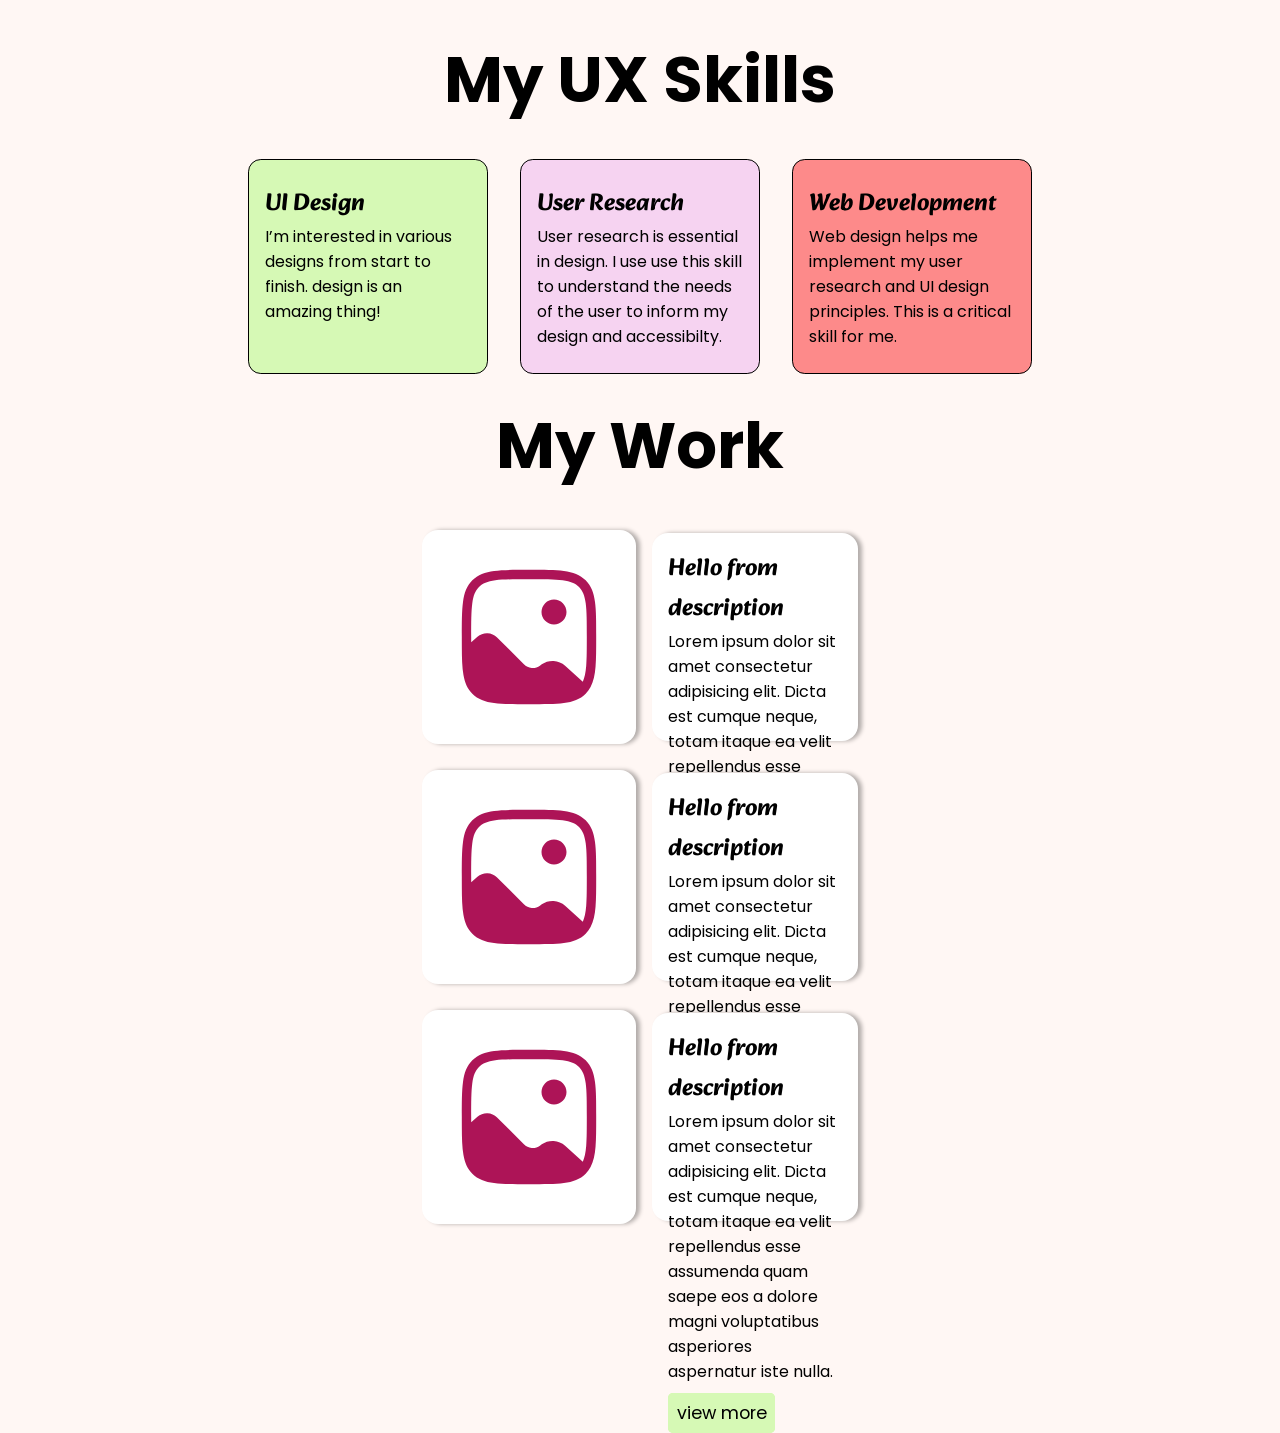
<file: UX_UI_HW_18/index.html>
<!DOCTYPE html>
<!--[if lt IE 7]>      <html class="no-js lt-ie9 lt-ie8 lt-ie7"> <![endif]-->
<!--[if IE 7]>         <html class="no-js lt-ie9 lt-ie8"> <![endif]-->
<!--[if IE 8]>         <html class="no-js lt-ie9"> <![endif]-->
<!--[if gt IE 8]>      <html class="no-js"> <!--<![endif]-->
<html>
  <head>
    <meta charset="utf-8" />
    <meta http-equiv="X-UA-Compatible" content="IE=edge" />
    <title>UX_UI_HW_18</title>
    <meta name="description" content="" />
    <meta name="viewport" content="width=device-width, initial-scale=1" />
    <link rel="stylesheet" href="css/styles.css" />
    <link
      rel="stylesheet"
      href="https://fonts.googleapis.com/css2?family=Material+Symbols+Outlined:opsz,wght,FILL,GRAD@20..48,100..700,0..1,-50..200"
    />
  </head>
  <body>
    <!--  My UX Skills section coded using CSS flex -->
    <section class="section-one">
      <h1>My UX Skills</h1>
      <div class="parent-skills">
        <div>
          <h3>UI Design</h3>
          <p>
            I’m interested in various designs from start to finish. design is an
            amazing thing!
          </p>
        </div>
        <div>
          <h3>User Research</h3>
          <p>
            User research is essential in design. I use use this skill to
            understand the needs of the user to inform my design and
            accessibilty.
          </p>
        </div>
        <div>
          <h3>Web Development</h3>
          <p>
            Web design helps me implement my user research and UI design
            principles. This is a critical skill for me.
          </p>
        </div>
      </div>
    </section>

    <!-- My Work Section Constructed using CSS Grid -->
    <section class="workGrid">
      <h1>My Work</h1>
      <div class="my-works">
        <div class="row">
          <div class="icon">
            <!-- <span class="material-symbols-outlined"> imagesmode </span> -->
            <svg
              width="150"
              height="150"
              viewBox="0 0 255 255"
              fill="none"
              xmlns="http://www.w3.org/2000/svg"
            >
              <path
                d="M191.25 85C191.25 90.6359 189.011 96.0409 185.026 100.026C181.041 104.011 175.636 106.25 170 106.25C164.364 106.25 158.959 104.011 154.974 100.026C150.989 96.0409 148.75 90.6359 148.75 85C148.75 79.3641 150.989 73.9591 154.974 69.974C158.959 65.9888 164.364 63.75 170 63.75C175.636 63.75 181.041 65.9888 185.026 69.974C189.011 73.9591 191.25 79.3641 191.25 85Z"
                fill="#AD1457"
              />
              <path
                fill-rule="evenodd"
                clip-rule="evenodd"
                d="M126.894 13.2812H128.106C152.639 13.2812 171.859 13.2813 186.862 15.3C202.204 17.3613 214.317 21.675 223.826 31.1738C233.336 40.6831 237.639 52.7956 239.7 68.1488C241.719 83.1406 241.719 102.361 241.719 126.894V127.829C241.719 148.113 241.719 164.709 240.614 178.224C239.509 191.824 237.246 203.161 232.167 212.596C229.936 216.75 227.173 220.479 223.826 223.826C214.317 233.336 202.204 237.639 186.851 239.7C171.859 241.719 152.639 241.719 128.106 241.719H126.894C102.361 241.719 83.1406 241.719 68.1381 239.7C52.7956 237.639 40.6831 233.325 31.1738 223.826C22.7481 215.401 18.3919 204.914 16.0863 191.888C13.8019 179.106 13.3875 163.2 13.3025 143.459C13.2812 138.433 13.2812 133.121 13.2812 127.511V126.894C13.2812 102.361 13.2813 83.1406 15.3 68.1381C17.3613 52.7956 21.675 40.6831 31.1738 31.1738C40.6831 21.6644 52.7956 17.3613 68.1488 15.3C83.1406 13.2813 102.361 13.2812 126.894 13.2812ZM70.2631 31.0888C56.6844 32.9163 48.4925 36.4013 42.4469 42.4469C36.3906 48.5031 32.9163 56.6844 31.0888 70.2738C29.24 84.0863 29.2188 102.234 29.2188 127.5V136.468L39.8544 127.149C44.5208 123.067 50.5646 120.911 56.7612 121.118C62.9578 121.325 68.8441 123.88 73.2275 128.265L118.809 173.846C122.346 177.383 127.017 179.558 132 179.99C136.983 180.421 141.959 179.081 146.051 176.205L149.218 173.974C155.122 169.825 162.259 167.802 169.462 168.237C176.665 168.671 183.507 171.536 188.87 176.364L218.939 203.426C221.978 197.073 223.773 188.721 224.729 176.938C225.771 164.135 225.781 148.176 225.781 127.5C225.781 102.234 225.76 84.0863 223.911 70.2738C222.084 56.6844 218.599 48.4925 212.553 42.4363C206.497 36.3906 198.316 32.9163 184.726 31.0888C170.914 29.24 152.766 29.2188 127.5 29.2188C102.234 29.2188 84.0756 29.24 70.2631 31.0888Z"
                fill="#AD1457"
              />
            </svg>
          </div>
          <div class="work-description">
            <h3>Hello from description</h3>
            <p>
              Lorem ipsum dolor sit amet consectetur adipisicing elit. Dicta est
              cumque neque, totam itaque ea velit repellendus esse assumenda
              quam saepe eos a dolore magni voluptatibus asperiores aspernatur
              iste nulla.
            </p>
            <a href="#">view more</a>
          </div>
        </div>
        <div class="row">
          <div class="icon">
            <!-- <span class="material-symbols-outlined"> imagesmode </span> -->
            <svg
              width="150"
              height="150"
              viewBox="0 0 255 255"
              fill="none"
              xmlns="http://www.w3.org/2000/svg"
            >
              <path
                d="M191.25 85C191.25 90.6359 189.011 96.0409 185.026 100.026C181.041 104.011 175.636 106.25 170 106.25C164.364 106.25 158.959 104.011 154.974 100.026C150.989 96.0409 148.75 90.6359 148.75 85C148.75 79.3641 150.989 73.9591 154.974 69.974C158.959 65.9888 164.364 63.75 170 63.75C175.636 63.75 181.041 65.9888 185.026 69.974C189.011 73.9591 191.25 79.3641 191.25 85Z"
                fill="#AD1457"
              />
              <path
                fill-rule="evenodd"
                clip-rule="evenodd"
                d="M126.894 13.2812H128.106C152.639 13.2812 171.859 13.2813 186.862 15.3C202.204 17.3613 214.317 21.675 223.826 31.1738C233.336 40.6831 237.639 52.7956 239.7 68.1488C241.719 83.1406 241.719 102.361 241.719 126.894V127.829C241.719 148.113 241.719 164.709 240.614 178.224C239.509 191.824 237.246 203.161 232.167 212.596C229.936 216.75 227.173 220.479 223.826 223.826C214.317 233.336 202.204 237.639 186.851 239.7C171.859 241.719 152.639 241.719 128.106 241.719H126.894C102.361 241.719 83.1406 241.719 68.1381 239.7C52.7956 237.639 40.6831 233.325 31.1738 223.826C22.7481 215.401 18.3919 204.914 16.0863 191.888C13.8019 179.106 13.3875 163.2 13.3025 143.459C13.2812 138.433 13.2812 133.121 13.2812 127.511V126.894C13.2812 102.361 13.2813 83.1406 15.3 68.1381C17.3613 52.7956 21.675 40.6831 31.1738 31.1738C40.6831 21.6644 52.7956 17.3613 68.1488 15.3C83.1406 13.2813 102.361 13.2812 126.894 13.2812ZM70.2631 31.0888C56.6844 32.9163 48.4925 36.4013 42.4469 42.4469C36.3906 48.5031 32.9163 56.6844 31.0888 70.2738C29.24 84.0863 29.2188 102.234 29.2188 127.5V136.468L39.8544 127.149C44.5208 123.067 50.5646 120.911 56.7612 121.118C62.9578 121.325 68.8441 123.88 73.2275 128.265L118.809 173.846C122.346 177.383 127.017 179.558 132 179.99C136.983 180.421 141.959 179.081 146.051 176.205L149.218 173.974C155.122 169.825 162.259 167.802 169.462 168.237C176.665 168.671 183.507 171.536 188.87 176.364L218.939 203.426C221.978 197.073 223.773 188.721 224.729 176.938C225.771 164.135 225.781 148.176 225.781 127.5C225.781 102.234 225.76 84.0863 223.911 70.2738C222.084 56.6844 218.599 48.4925 212.553 42.4363C206.497 36.3906 198.316 32.9163 184.726 31.0888C170.914 29.24 152.766 29.2188 127.5 29.2188C102.234 29.2188 84.0756 29.24 70.2631 31.0888Z"
                fill="#AD1457"
              />
            </svg>
          </div>
          <div class="work-description">
            <h3>Hello from description</h3>
            <p>
              Lorem ipsum dolor sit amet consectetur adipisicing elit. Dicta est
              cumque neque, totam itaque ea velit repellendus esse assumenda
              quam saepe eos a dolore magni voluptatibus asperiores aspernatur
              iste nulla.
            </p>
            <a href="#">view more</a>
          </div>
        </div>
        <div class="row">
          <div class="icon">
            <!-- <span class="material-symbols-outlined"> imagesmode </span> -->
            <svg
              width="150"
              height="150"
              viewBox="0 0 255 255"
              fill="none"
              xmlns="http://www.w3.org/2000/svg"
            >
              <path
                d="M191.25 85C191.25 90.6359 189.011 96.0409 185.026 100.026C181.041 104.011 175.636 106.25 170 106.25C164.364 106.25 158.959 104.011 154.974 100.026C150.989 96.0409 148.75 90.6359 148.75 85C148.75 79.3641 150.989 73.9591 154.974 69.974C158.959 65.9888 164.364 63.75 170 63.75C175.636 63.75 181.041 65.9888 185.026 69.974C189.011 73.9591 191.25 79.3641 191.25 85Z"
                fill="#AD1457"
              />
              <path
                fill-rule="evenodd"
                clip-rule="evenodd"
                d="M126.894 13.2812H128.106C152.639 13.2812 171.859 13.2813 186.862 15.3C202.204 17.3613 214.317 21.675 223.826 31.1738C233.336 40.6831 237.639 52.7956 239.7 68.1488C241.719 83.1406 241.719 102.361 241.719 126.894V127.829C241.719 148.113 241.719 164.709 240.614 178.224C239.509 191.824 237.246 203.161 232.167 212.596C229.936 216.75 227.173 220.479 223.826 223.826C214.317 233.336 202.204 237.639 186.851 239.7C171.859 241.719 152.639 241.719 128.106 241.719H126.894C102.361 241.719 83.1406 241.719 68.1381 239.7C52.7956 237.639 40.6831 233.325 31.1738 223.826C22.7481 215.401 18.3919 204.914 16.0863 191.888C13.8019 179.106 13.3875 163.2 13.3025 143.459C13.2812 138.433 13.2812 133.121 13.2812 127.511V126.894C13.2812 102.361 13.2813 83.1406 15.3 68.1381C17.3613 52.7956 21.675 40.6831 31.1738 31.1738C40.6831 21.6644 52.7956 17.3613 68.1488 15.3C83.1406 13.2813 102.361 13.2812 126.894 13.2812ZM70.2631 31.0888C56.6844 32.9163 48.4925 36.4013 42.4469 42.4469C36.3906 48.5031 32.9163 56.6844 31.0888 70.2738C29.24 84.0863 29.2188 102.234 29.2188 127.5V136.468L39.8544 127.149C44.5208 123.067 50.5646 120.911 56.7612 121.118C62.9578 121.325 68.8441 123.88 73.2275 128.265L118.809 173.846C122.346 177.383 127.017 179.558 132 179.99C136.983 180.421 141.959 179.081 146.051 176.205L149.218 173.974C155.122 169.825 162.259 167.802 169.462 168.237C176.665 168.671 183.507 171.536 188.87 176.364L218.939 203.426C221.978 197.073 223.773 188.721 224.729 176.938C225.771 164.135 225.781 148.176 225.781 127.5C225.781 102.234 225.76 84.0863 223.911 70.2738C222.084 56.6844 218.599 48.4925 212.553 42.4363C206.497 36.3906 198.316 32.9163 184.726 31.0888C170.914 29.24 152.766 29.2188 127.5 29.2188C102.234 29.2188 84.0756 29.24 70.2631 31.0888Z"
                fill="#AD1457"
              />
            </svg>
          </div>
          <div class="work-description">
            <h3>Hello from description</h3>
            <p>
              Lorem ipsum dolor sit amet consectetur adipisicing elit. Dicta est
              cumque neque, totam itaque ea velit repellendus esse assumenda
              quam saepe eos a dolore magni voluptatibus asperiores aspernatur
              iste nulla.
            </p>
            <a href="#">view more</a>
          </div>
        </div>
      </div>
    </section>
    <script src="" async defer></script>
  </body>
</html>
</file>
<file: UX_UI_HW_18/css/styles.css>
@import url("https://fonts.googleapis.com/css2?family=Alkatra&family=Poppins:wght@500&display=swap");

* {
  margin: 0;
  padding: 0;
  box-sizing: border-box;
}

body {
  background-color: #fff7f4;
}

h1 {
  font-family: "Poppins", sans-serif;
  font-size: 4rem;
  margin: 2rem 0;
}

section {
  display: flex;
  flex-direction: column;
  justify-content: center;
  align-items: center;
}

.parent-skills {
  display: flex;
  gap: 2rem;
  margin: 0 27rem;
}

.parent-skills div {
  min-width: 15rem;
  width: 33.3%;
  border: 1px solid black;
  border-radius: 0.8rem;
  padding: 1.5rem 1rem;
}

.parent-skills div h3 {
  font-family: "Alkatra", cursive;
  font-size: 1.5rem;
}
.parent-skills div p {
  font-family: "Poppins", sans-serif;
}

.parent-skills div:nth-child(1) {
  background-color: #d6f9b5;
}
.parent-skills div:nth-child(2) {
  background-color: #f6d3f1;
}
.parent-skills div:nth-child(3) {
  background-color: #fd8a8a;
}

.workGrid {
  display: grid;
  align-items: center;
  justify-content: center;
}
.workGrid h1 {
  margin: 0 auto;
  margin-top: 1.5rem;
  margin-bottom: 1.5rem;
}
.row {
  /* border: 1px solid red; */
  display: flex;
  gap: 1rem;
  align-items: center;
  margin: 0 25.4rem;
  height: 15rem;
  padding: 1rem;
  border-radius: 1rem;
}

.row > .icon {
  background-color: white;
  padding: 2rem;
  display: grid;
  place-content: center;
  border-radius: 1rem;
  box-shadow: 4px 0px 4px 0px rgba(000, 000, 000, 0.3);
}

.row > .work-description {
  background-color: white;
  border-radius: 1rem;

  padding: 1rem;
  height: 100%;
  box-shadow: 4px 0px 4px 0px rgba(000, 000, 000, 0.3);
}

.row > .work-description h3 {
  font-family: "Alkatra", cursive;
  font-size: 1.5rem;
}
.row > .work-description p {
  font-family: "Poppins", sans-serif;
  margin-bottom: 1rem;
}
.row > .work-description a {
  font-family: "Poppins", sans-serif;
  text-decoration: none;
  color: black;
  background-color: #d6f9b5;
  font-size: 1.1rem;
  padding: 0.4rem;
  border-radius: 0.3rem;
  border: 2px solid #d6f9b5;
}

.row > .work-description a:hover {
  color: black;
  background-color: white;
}

/* Here are the media queries */

@media only screen and (max-width: 600px) {
  .parent-skills {
    flex-direction: column;
    margin: 0 3rem;
  }

  .parent-skills div {
    width: 100%;
  }
  .workGrid {
  }
  .row {
    /* border: 1px solid red; */
    display: flex;
    flex-direction: column;
    gap: 0.5rem;
    align-items: center;
    margin: 0 0rem;
    height: 30rem;
    padding: 1rem;
    border-radius: 1rem;
  }

  .row > .icon {
    background-color: white;
    padding: 2rem;
    width: 100%;
    display: grid;
    place-content: center;
    border-radius: 1rem;
    box-shadow: 4px 0px 4px 0px rgba(000, 000, 000, 0.3);
  }

  .row > .work-description {
    border-radius: 1rem;
    padding: 1rem;
    height: 100%;
    box-shadow: 4px 0px 4px 0px rgba(000, 000, 000, 0.3);
  }
}
</file>
